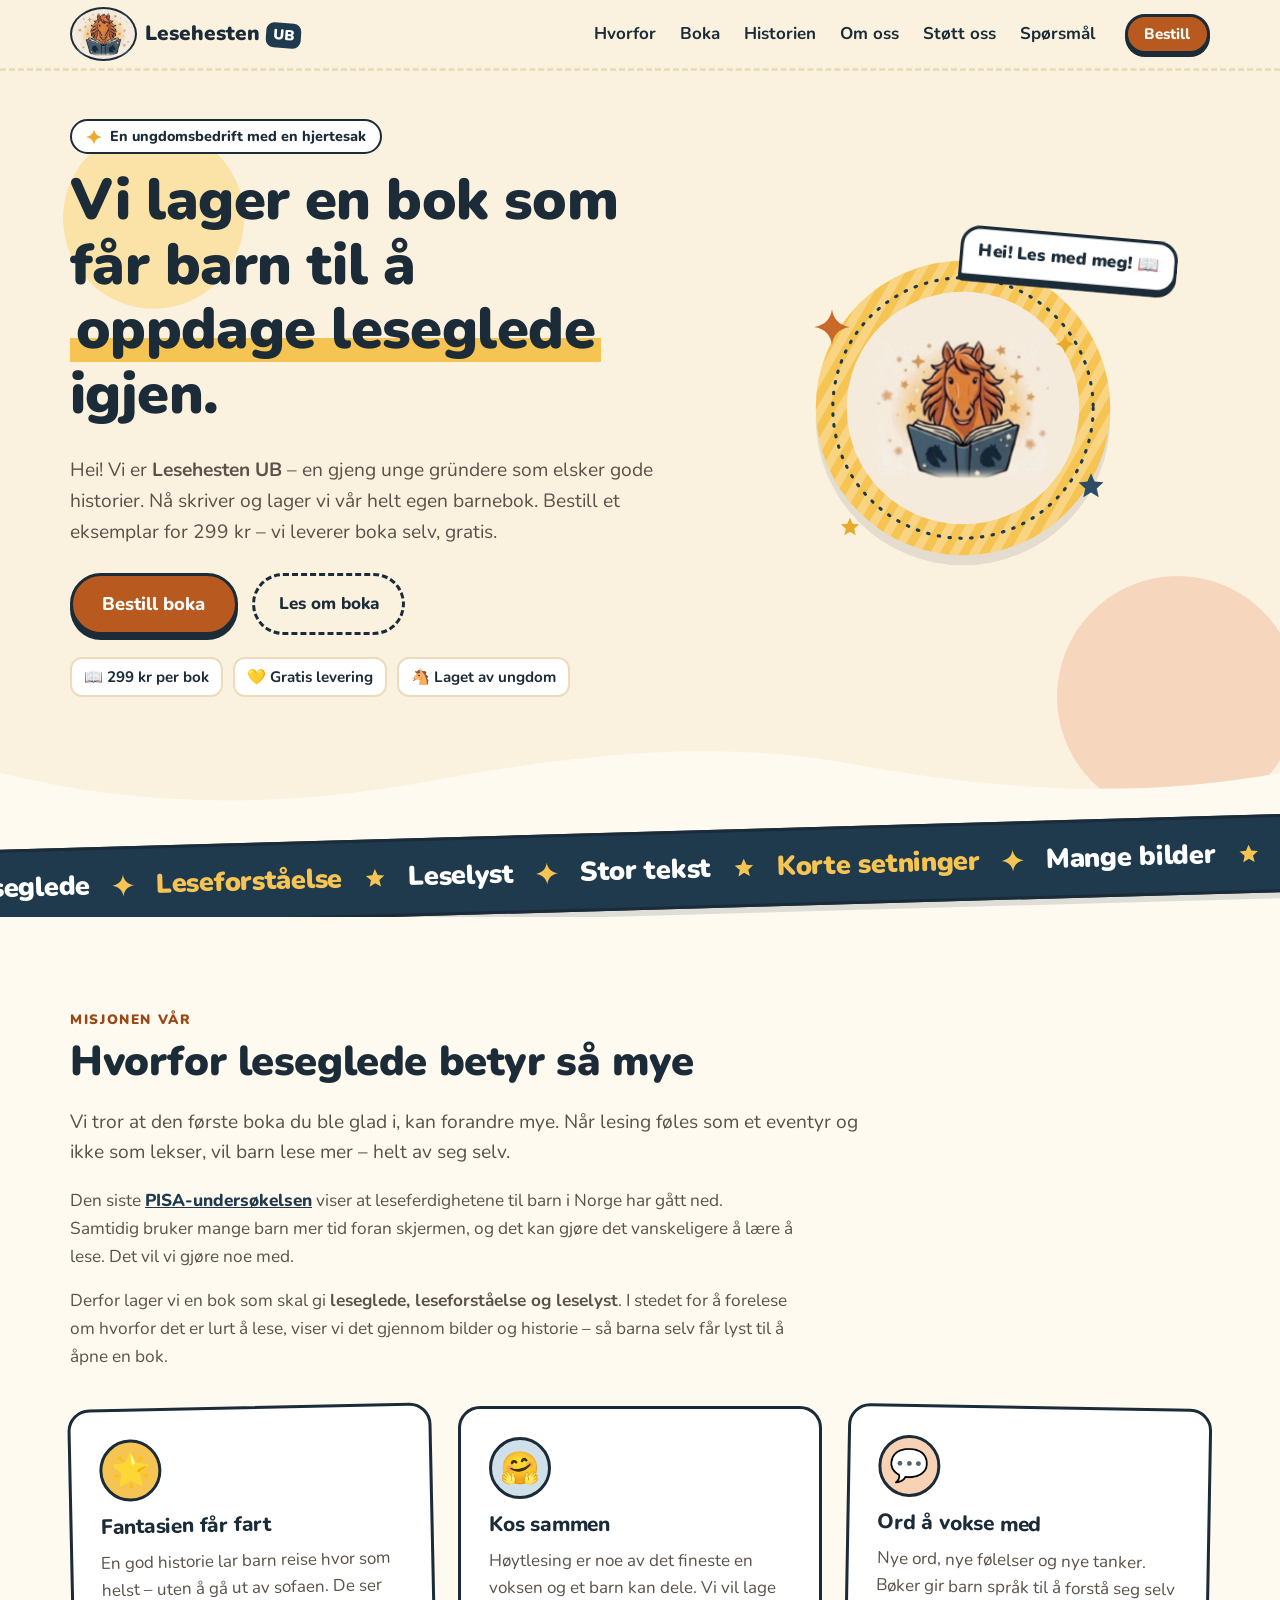
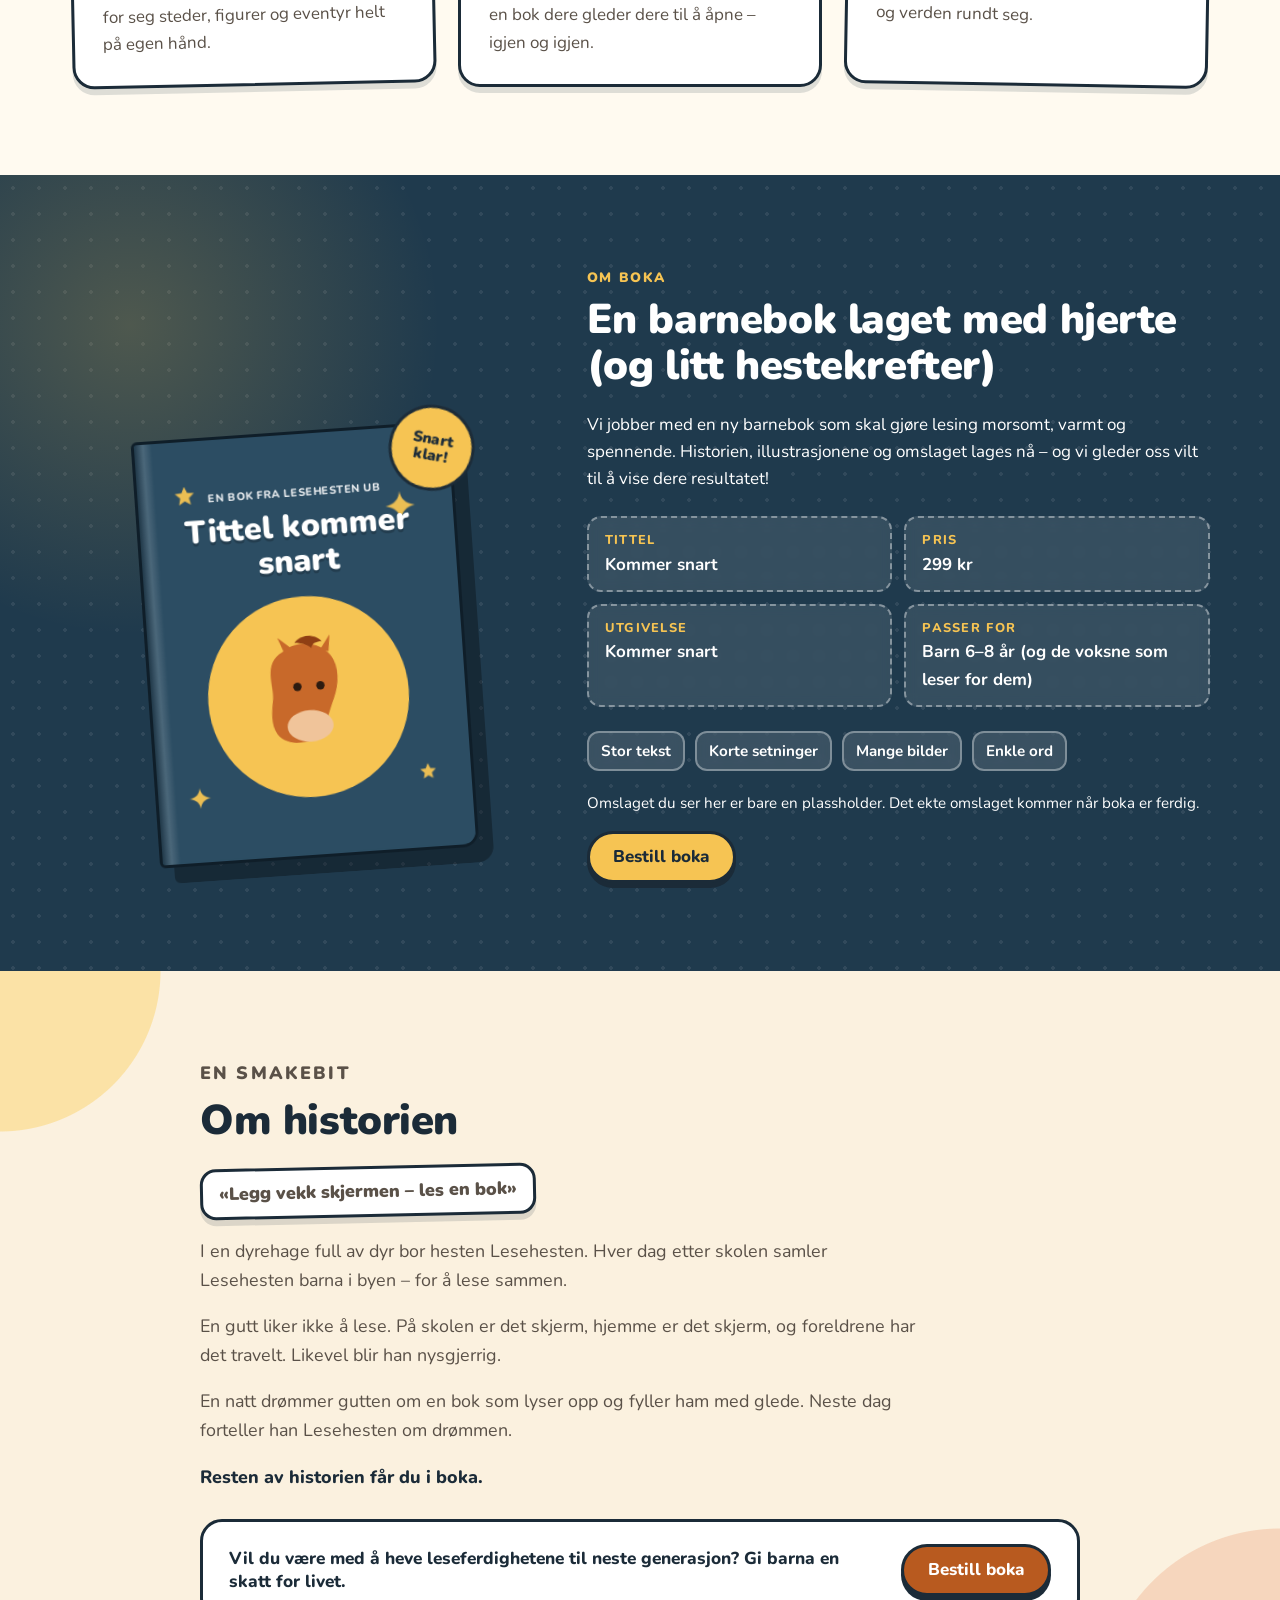
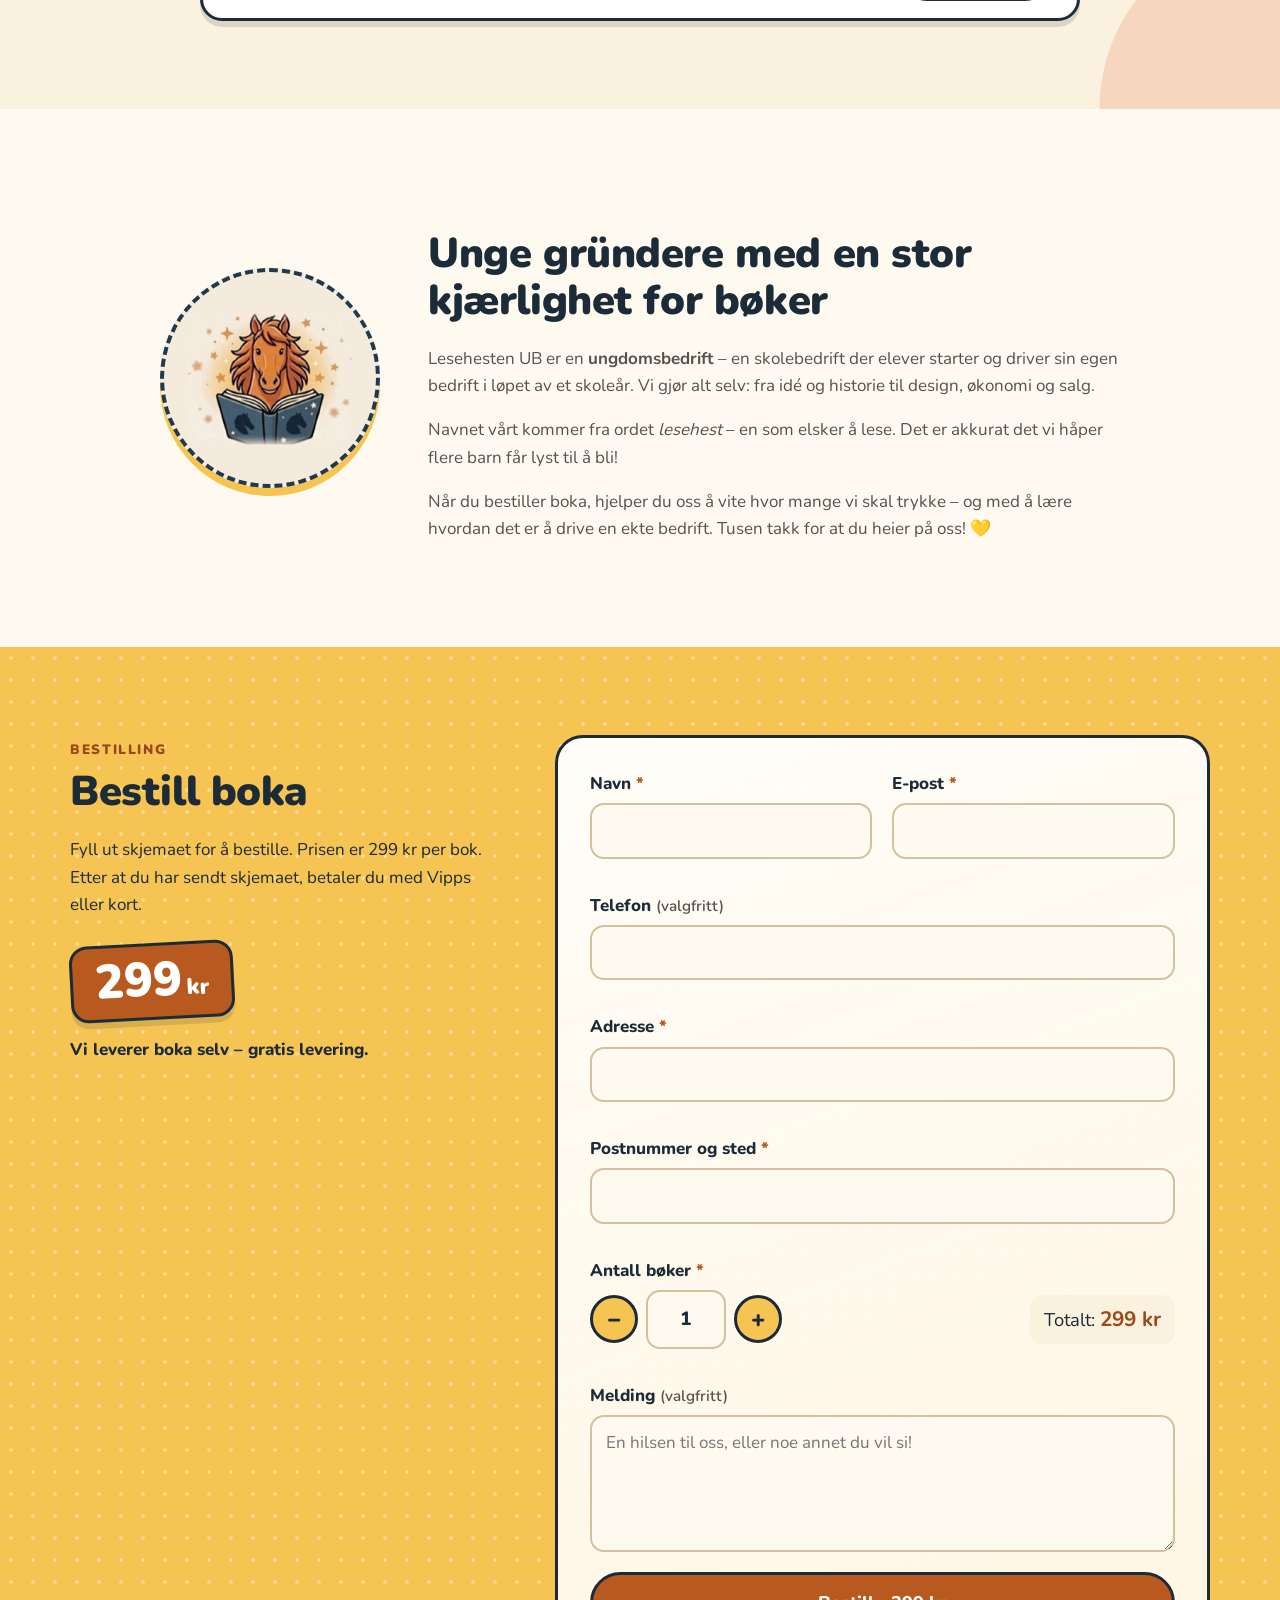
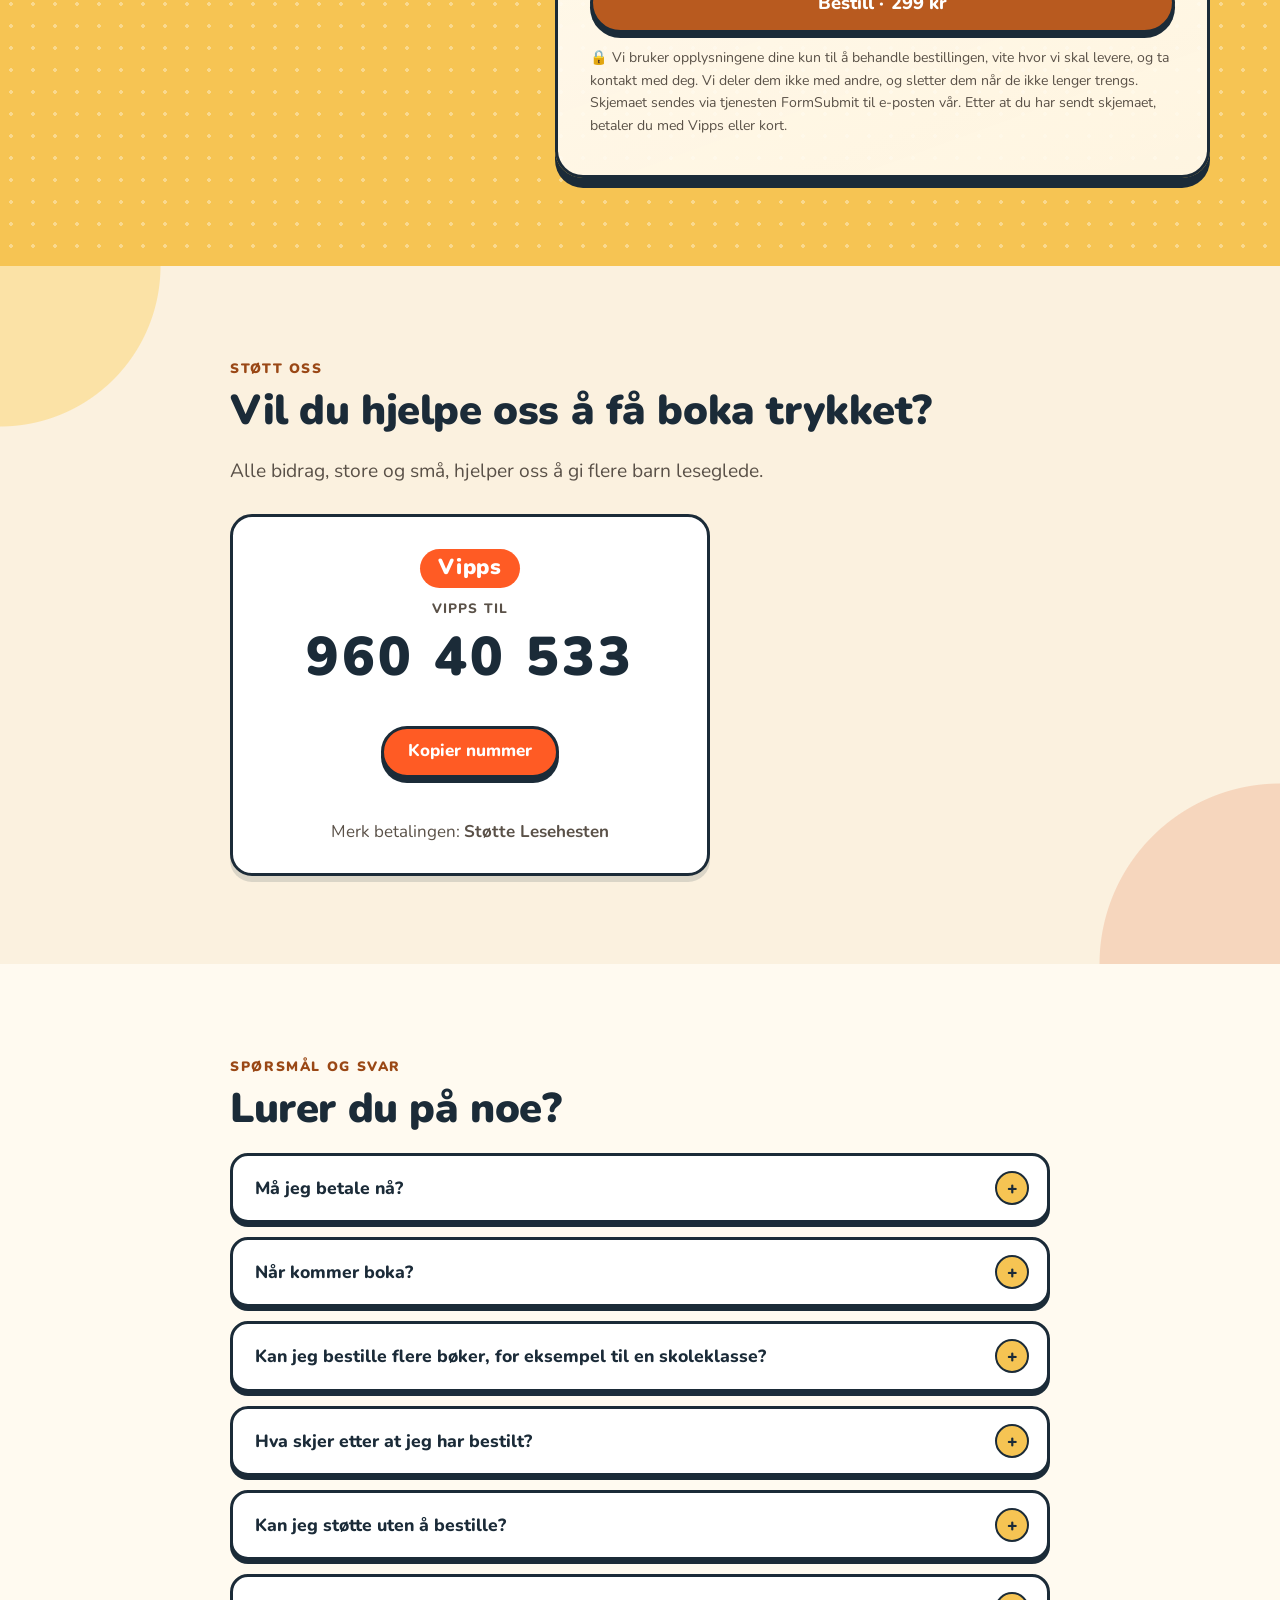
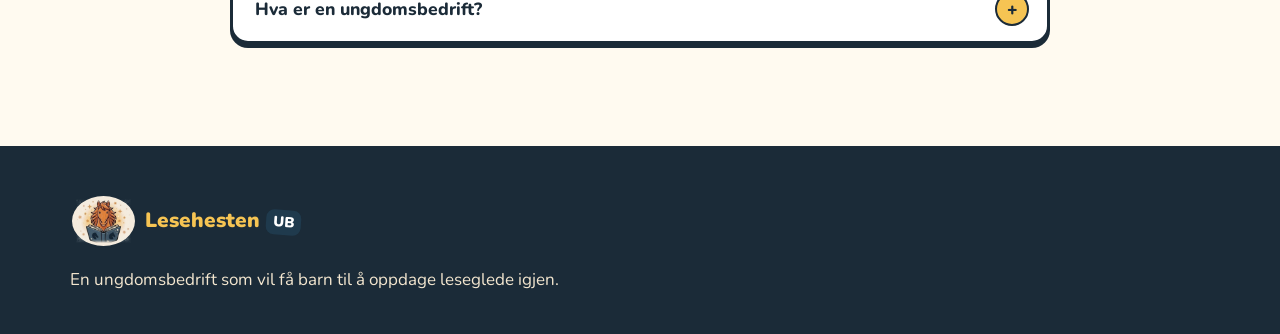
<file: index.html>
<!doctype html>
<html lang="nb">
<head>
<meta charset="utf-8">
<meta name="viewport" content="width=device-width, initial-scale=1">
<title>Lesehesten UB – Bestill barneboka vår</title>
<meta name="description" content="Lesehesten UB er en ungdomsbedrift som lager en barnebok for å hjelpe barn å oppdage leseglede igjen. Bestill boka for 299 kr. Vi leverer boka selv – gratis levering. Etter at du har sendt skjemaet, betaler du med Vipps eller kort.">
<meta property="og:title" content="Lesehesten UB – en barnebok for leseglede">
<meta property="og:description" content="Bestill barneboka vår. 299 kr per bok. Vi leverer boka selv – gratis levering.">
<meta property="og:type" content="website">
<meta name="theme-color" content="#fbf1df">
<link rel="icon" href="assets/favicon-32.png?v=1" sizes="32x32" type="image/png">
<link rel="icon" href="assets/favicon-96.png?v=1" sizes="96x96" type="image/png">
<link rel="apple-touch-icon" href="assets/apple-touch-icon.png?v=2">
<meta property="og:image" content="https://lesehesten.github.io/assets/lesehest-emblem.jpg">
<link rel="stylesheet" href="styles.css?v=11">
<link rel="stylesheet" href="premium.css?v=1">
<script>
  (function () {
    var d = document.documentElement;
    d.classList.add('js');
    var reduce = window.matchMedia('(prefers-reduced-motion: reduce)').matches;
    if (reduce) d.classList.add('reduce');
    var seen = false;
    try { seen = sessionStorage.getItem('lesehest-intro') === '1'; } catch (e) {}
    if (!reduce && !seen) d.classList.add('intro');
  })();
</script>
</head>
<body>
<a class="skip" href="#innhold">Hopp til innhold</a>

<!-- Intro: logo og navn, så blas siden opp -->
<div class="loader" aria-hidden="true">
  <div class="loader__inner">
    <div class="loader__badge"><picture><source srcset="assets/lesehest-emblem.webp?v=2" type="image/webp"><img src="assets/lesehest-emblem.png?v=2" width="176" height="142" alt=""></picture></div>
    <p class="loader__word"><span>Lesehesten</span> <span class="loader__ub">UB</span></p>
    <p class="loader__sub">en barnebok for leseglede</p>
  </div>
  <svg class="loader__spark loader__spark--1"><use href="#sparkle"/></svg>
  <svg class="loader__spark loader__spark--2"><use href="#star"/></svg>
  <svg class="loader__spark loader__spark--3"><use href="#sparkle"/></svg>
</div>

<!-- Gjenbrukbare SVG-figurer -->
<svg width="0" height="0" style="position:absolute" aria-hidden="true" focusable="false">
  <defs>
    <symbol id="star" viewBox="0 0 24 24"><path d="M12 1.8l2.9 6.6 7.1.7-5.4 4.8 1.6 7-6.2-3.7-6.2 3.7 1.6-7L2 9.1l7.1-.7z"/></symbol>
    <symbol id="sparkle" viewBox="0 0 24 24"><path d="M12 0c.8 6.5 4.6 10.9 12 12-7.4 1.1-11.2 5.5-12 12-.8-6.5-4.6-10.9-12-12C7.4 10.9 11.2 6.5 12 0z"/></symbol>
  </defs>
</svg>

<header class="topbar" id="top">
  <div class="wrap topbar__inner">
    <a class="brand" href="#top" aria-label="Lesehesten UB – til toppen">
      <picture><source srcset="assets/lesehest-emblem.webp?v=2" type="image/webp"><img class="brand__mark" src="assets/lesehest-emblem.png?v=2" width="176" height="142" alt="" decoding="async"></picture>
      <span>Lesehesten<span class="brand__ub">UB</span></span>
    </a>
    <nav class="nav" aria-label="Hovedmeny">
      <a href="#hvorfor">Hvorfor</a>
      <a href="#boka">Boka</a>
      <a href="#historien">Historien</a>
      <a href="#oss">Om oss</a>
      <a href="#stott">Støtt oss</a>
      <a href="#faq">Spørsmål</a>
    </nav>
    <a class="btn btn--small btn--primary topbar__cta" href="#bestill">Bestill</a>
  </div>
</header>

<main id="innhold">

<!-- HERO -->
<section class="hero" aria-labelledby="hero-title">
  <canvas class="hero-gl" aria-hidden="true"></canvas>
  <div class="wrap hero__grid">
    <div class="hero__text">
      <p class="tag"><svg aria-hidden="true"><use href="#sparkle"/></svg> En ungdomsbedrift med en hjertesak</p>
      <h1 id="hero-title">Vi lager en bok som får barn til å <span class="squiggle">oppdage leseglede</span> igjen.</h1>
      <p class="lead">Hei! Vi er <strong>Lesehesten UB</strong> – en gjeng unge gründere som elsker gode historier. Nå skriver og lager vi vår helt egen barnebok. Bestill et eksemplar for 299 kr – vi leverer boka selv, gratis.</p>
      <div class="hero__actions">
        <a class="btn btn--primary btn--big" href="#bestill">Bestill boka</a>
        <a class="btn btn--ghost" href="#boka">Les om boka</a>
      </div>
      <ul class="pills" aria-label="Kort fortalt">
        <li>📖 299 kr per bok</li>
        <li>💛 Gratis levering</li>
        <li>🐴 Laget av ungdom</li>
      </ul>
    </div>
    <div class="hero__art">
      <div class="emblem-stage">
        <svg class="emblem-stage__bg" viewBox="0 0 400 400" aria-hidden="true">
          <defs><pattern id="rays" width="22" height="22" patternUnits="userSpaceOnUse" patternTransform="rotate(30)"><rect width="11" height="22" fill="#fff"/></pattern></defs>
          <circle cx="200" cy="200" r="190" fill="#f6c453"/>
          <circle cx="200" cy="200" r="190" fill="url(#rays)" opacity=".28"/>
          <circle cx="200" cy="200" r="150" fill="#f5ebdd"/>
          <circle cx="200" cy="200" r="168" fill="none" stroke="#1f3a4d" stroke-width="4" stroke-dasharray="2 12" stroke-linecap="round"/>
        </svg>
        <div class="emblem-stage__logo">
          <picture><source srcset="assets/lesehest-emblem.webp?v=2" type="image/webp"><img class="emblem" src="assets/lesehest-emblem.png?v=2" width="176" height="142" alt="Lesehesten UB-logoen: en glad hest som leser i en åpen bok, omgitt av gylne stjerner" fetchpriority="high"></picture>
        </div>
        <p class="bubble" aria-hidden="true">Hei! Les med meg! 📖</p>
        <svg class="deco deco--1 twinkle" aria-hidden="true"><use href="#sparkle"/></svg>
        <svg class="deco deco--2 twinkle twinkle--late" aria-hidden="true"><use href="#star"/></svg>
        <svg class="deco deco--3 twinkle" aria-hidden="true"><use href="#star"/></svg>
        <svg class="deco deco--4 twinkle twinkle--late" aria-hidden="true"><use href="#sparkle"/></svg>
      </div>
    </div>
  </div>
  <svg class="wave" viewBox="0 0 1440 80" preserveAspectRatio="none" aria-hidden="true"><path d="M0 40c160 40 320 40 480 10S800 0 960 30s320 40 480 10v40H0z" fill="#fffaf0"/></svg>
</section>

<!-- Løpende bånd med ord fra siden -->
<div class="marquee" aria-hidden="true">
  <div class="marquee__band">
    <div class="marquee__track">
      <span>Leseglede</span><svg><use href="#sparkle"/></svg>
      <span>Leseforståelse</span><svg><use href="#star"/></svg>
      <span>Leselyst</span><svg><use href="#sparkle"/></svg>
      <span>Stor tekst</span><svg><use href="#star"/></svg>
      <span>Korte setninger</span><svg><use href="#sparkle"/></svg>
      <span>Mange bilder</span><svg><use href="#star"/></svg>
      <span>Enkle ord</span><svg><use href="#sparkle"/></svg>
      <span>299 kr per bok</span><svg><use href="#star"/></svg>
      <span>Laget av ungdom</span><svg><use href="#sparkle"/></svg>
      <span>Gratis levering</span><svg><use href="#star"/></svg>
    </div>
  </div>
</div>

<!-- HVORFOR -->
<section class="section section--paper" id="hvorfor" aria-labelledby="hvorfor-title">
  <div class="wrap">
    <p class="kicker">Misjonen vår</p>
    <h2 id="hvorfor-title">Hvorfor leseglede betyr så mye</h2>
    <p class="intro">Vi tror at den første boka du ble glad i, kan forandre mye. Når lesing føles som et eventyr og ikke som lekser, vil barn lese mer – helt av seg selv.</p>
    <p class="mission">Den siste <a href="https://www.udir.no/tall-og-forskning/internasjonale-studier/pisa/" rel="noopener">PISA-undersøkelsen</a> viser at leseferdighetene til barn i Norge har gått ned. Samtidig bruker mange barn mer tid foran skjermen, og det kan gjøre det vanskeligere å lære å lese. Det vil vi gjøre noe med.</p>
    <p class="mission">Derfor lager vi en bok som skal gi <strong>leseglede, leseforståelse og leselyst</strong>. I stedet for å forelese om hvorfor det er lurt å lese, viser vi det gjennom bilder og historie – så barna selv får lyst til å åpne en bok.</p>
    <div class="cards">
      <article class="card card--sun">
        <div class="card__icon" aria-hidden="true">🌟</div>
        <h3>Fantasien får fart</h3>
        <p>En god historie lar barn reise hvor som helst – uten å gå ut av sofaen. De ser for seg steder, figurer og eventyr helt på egen hånd.</p>
      </article>
      <article class="card card--sea">
        <div class="card__icon" aria-hidden="true">🤗</div>
        <h3>Kos sammen</h3>
        <p>Høytlesing er noe av det fineste en voksen og et barn kan dele. Vi vil lage en bok dere gleder dere til å åpne – igjen og igjen.</p>
      </article>
      <article class="card card--berry">
        <div class="card__icon" aria-hidden="true">💬</div>
        <h3>Ord å vokse med</h3>
        <p>Nye ord, nye følelser og nye tanker. Bøker gir barn språk til å forstå seg selv og verden rundt seg.</p>
      </article>
    </div>
  </div>
</section>

<!-- BOKA -->
<section class="section section--sea" id="boka" aria-labelledby="boka-title">
  <div class="wrap book__grid">
    <div class="book__art">
      <div class="cover" role="img" aria-label="Plassholder for bokomslaget: Tittel kommer snart">
        <div class="cover__spine" aria-hidden="true"></div>
        <svg class="cover__svg" viewBox="0 0 300 400" aria-hidden="true">
          <rect width="300" height="400" fill="#2c4d63"/>
          <circle cx="150" cy="250" r="96" fill="#f6c453"/>
          <g fill="#f6c453" opacity=".95">
            <use href="#star" x="34" y="40" width="22" height="22"/>
            <use href="#sparkle" x="236" y="60" width="28" height="28"/>
            <use href="#star" x="250" y="320" width="18" height="18"/>
            <use href="#sparkle" x="30" y="330" width="20" height="20"/>
          </g>
          <!-- liten hestesilhuett -->
          <g transform="translate(108 196)">
            <path d="M20 10c14-12 40-8 48 10 6 14 2 30-4 42-6 14-8 26-18 32-12 6-30 4-36-6-6-10-4-22-2-34 2-12-8-34 12-44z" fill="#c8692a"/>
            <path d="M22 12l-6-16 14 12zM56 10l10-14-2 16z" fill="#c8692a"/>
            <ellipse cx="42" cy="82" rx="22" ry="15" fill="#f0c49a"/>
            <circle cx="32" cy="44" r="4" fill="#2d1b10"/><circle cx="54" cy="44" r="4" fill="#2d1b10"/>
            <path d="M32 2c6-8 20-8 26 0-6 0-10 2-10 6-4-4-10-6-16-6z" fill="#8f3f14"/>
          </g>
        </svg>
        <div class="cover__title">
          <span class="cover__eyebrow">En bok fra Lesehesten UB</span>
          <strong>Tittel kommer snart</strong>
        </div>
        <span class="sticker" aria-hidden="true">Snart<br>klar!</span>
        <span class="cover__glare" aria-hidden="true"></span>
      </div>
    </div>
    <div class="book__text">
      <p class="kicker kicker--light">Om boka</p>
      <h2 id="boka-title">En barnebok laget med hjerte (og litt hestekrefter)</h2>
      <p>Vi jobber med en ny barnebok som skal gjøre lesing morsomt, varmt og spennende. Historien, illustrasjonene og omslaget lages nå – og vi gleder oss vilt til å vise dere resultatet!</p>
      <dl class="facts">
        <div><dt>Tittel</dt><dd>Kommer snart</dd></div>
        <div><dt>Pris</dt><dd>299 kr</dd></div>
        <div><dt>Utgivelse</dt><dd>Kommer snart</dd></div>
        <div><dt>Passer for</dt><dd>Barn 6–8 år (og de voksne som leser for dem)</dd></div>
      </dl>
      <ul class="traits" aria-label="Slik er boka laget">
        <li>Stor tekst</li>
        <li>Korte setninger</li>
        <li>Mange bilder</li>
        <li>Enkle ord</li>
      </ul>
      <p class="note">Omslaget du ser her er bare en plassholder. Det ekte omslaget kommer når boka er ferdig.</p>
      <a class="btn btn--sun" href="#bestill">Bestill boka</a>
    </div>
  </div>
</section>

<!-- HISTORIEN -->
<section class="section section--cream" id="historien" aria-labelledby="historien-title">
  <div class="wrap story">
    <p class="kicker">En smakebit</p>
    <h2 id="historien-title">Om historien</h2>
    <p class="theme">«Legg vekk skjermen – les en bok»</p>
    <p>I en dyrehage full av dyr bor hesten Lesehesten. Hver dag etter skolen samler Lesehesten barna i byen – for å lese sammen.</p>
    <p>En gutt liker ikke å lese. På skolen er det skjerm, hjemme er det skjerm, og foreldrene har det travelt. Likevel blir han nysgjerrig.</p>
    <p>En natt drømmer gutten om en bok som lyser opp og fyller ham med glede. Neste dag forteller han Lesehesten om drømmen.</p>
    <p class="story__more">Resten av historien får du i boka.</p>
    <div class="cta-banner">
      <p>Vil du være med å heve leseferdighetene til neste generasjon? Gi barna en skatt for livet.</p>
      <a class="btn btn--primary" href="#bestill">Bestill boka</a>
    </div>
  </div>
</section>

<!-- OM OSS -->
<section class="section section--paper" id="oss" aria-labelledby="oss-title">
  <div class="wrap about">
    <div class="about__badge" aria-hidden="true"><picture><source srcset="assets/lesehest-emblem.webp?v=2" type="image/webp"><img class="emblem" src="assets/lesehest-emblem.png?v=2" width="176" height="142" alt="" loading="lazy" decoding="async"></picture></div>
    <div>
      <p class="kicker">Om Lesehesten UB</p>
      <h2 id="oss-title">Unge gründere med en stor kjærlighet for bøker</h2>
      <p>Lesehesten UB er en <strong>ungdomsbedrift</strong> – en skolebedrift der elever starter og driver sin egen bedrift i løpet av et skoleår. Vi gjør alt selv: fra idé og historie til design, økonomi og salg.</p>
      <p>Navnet vårt kommer fra ordet <em>lesehest</em> – en som elsker å lese. Det er akkurat det vi håper flere barn får lyst til å bli!</p>
      <p>Når du bestiller boka, hjelper du oss å vite hvor mange vi skal trykke – og med å lære hvordan det er å drive en ekte bedrift. Tusen takk for at du heier på oss! 💛</p>
    </div>
  </div>
</section>

<!-- BESTILL -->
<section class="section section--sun" id="bestill" aria-labelledby="bestill-title">
  <div class="wrap order">
    <div class="order__intro">
      <p class="kicker">Bestilling</p>
      <h2 id="bestill-title">Bestill boka</h2>
      <p>Fyll ut skjemaet for å bestille. Prisen er 299&nbsp;kr per bok. Etter at du har sendt skjemaet, betaler du med Vipps eller kort.</p>
      <div class="price-tag" aria-hidden="true"><span>299</span> kr</div>
      <p class="order__delivery">Vi leverer boka selv – gratis levering.</p>
    </div>

    <form class="form" id="order-form" action="https://formsubmit.co/dennisomundsen@gmail.com" method="POST" novalidate>
      <input type="hidden" name="_subject" value="Ny bestilling – Lesehesten UB">
      <input type="hidden" name="_template" value="table">
      <input type="hidden" name="_captcha" value="true">
      <input type="hidden" name="_next" id="next-url" value="https://lesehesten.github.io/takk.html">
      <input type="hidden" name="Forventet pris" id="total-field" value="299 kr">
      <div class="hp" aria-hidden="true"><label>Ikke fyll ut dette feltet <input type="text" name="_honey" tabindex="-1" autocomplete="off"></label></div>

      <div class="field">
        <label for="navn">Navn <span class="req" aria-hidden="true">*</span></label>
        <input id="navn" name="Navn" type="text" autocomplete="name" required aria-describedby="navn-err">
        <p class="err" id="navn-err" aria-live="polite"></p>
      </div>
      <div class="field">
        <label for="epost">E-post <span class="req" aria-hidden="true">*</span></label>
        <input id="epost" name="email" type="email" autocomplete="email" required aria-describedby="epost-err">
        <p class="err" id="epost-err" aria-live="polite"></p>
      </div>
      <div class="field field--full">
        <label for="tlf">Telefon <span class="opt">(valgfritt)</span></label>
        <input id="tlf" name="Telefon" type="tel" autocomplete="tel" inputmode="tel" aria-describedby="tlf-err">
        <p class="err" id="tlf-err" aria-live="polite"></p>
      </div>
      <div class="field field--full">
        <label for="adresse">Adresse <span class="req" aria-hidden="true">*</span></label>
        <input id="adresse" name="Adresse" type="text" autocomplete="street-address" required aria-describedby="adresse-err">
        <p class="err" id="adresse-err" aria-live="polite"></p>
      </div>
      <div class="field field--full">
        <label for="poststed">Postnummer og sted <span class="req" aria-hidden="true">*</span></label>
        <input id="poststed" name="Postnummer_og_sted" type="text" autocomplete="postal-code" required aria-describedby="poststed-err">
        <p class="err" id="poststed-err" aria-live="polite"></p>
      </div>

      <div class="field field--full">
        <label for="antall">Antall bøker <span class="req" aria-hidden="true">*</span></label>
        <div class="qty">
          <button type="button" class="qty__btn" data-step="-1" aria-label="Færre bøker">−</button>
          <input id="antall" name="Antall" type="number" min="1" max="50" value="1" required inputmode="numeric" aria-describedby="antall-err total">
          <button type="button" class="qty__btn" data-step="1" aria-label="Flere bøker">+</button>
          <p class="total" id="total" aria-live="polite">Totalt: <strong id="total-sum">299 kr</strong></p>
        </div>
        <p class="err" id="antall-err" aria-live="polite"></p>
      </div>

      <div class="field field--full">
        <label for="melding">Melding <span class="opt">(valgfritt)</span></label>
        <textarea id="melding" name="Melding" rows="4" placeholder="En hilsen til oss, eller noe annet du vil si!"></textarea>
      </div>

      <div class="field field--full">
        <button class="btn btn--primary btn--big btn--block" type="submit" id="submit-btn">Bestill · <span id="btn-sum">299 kr</span></button>
        <p class="privacy">🔒 Vi bruker opplysningene dine kun til å behandle bestillingen, vite hvor vi skal levere, og ta kontakt med deg. Vi deler dem ikke med andre, og sletter dem når de ikke lenger trengs. Skjemaet sendes via tjenesten FormSubmit til e-posten vår. Etter at du har sendt skjemaet, betaler du med Vipps eller kort.</p>
      </div>
    </form>
  </div>
</section>


<!-- STØTT OSS -->
<section class="section section--cream" id="stott" aria-labelledby="stott-title">
  <div class="wrap support">
    <p class="kicker">Støtt oss</p>
    <h2 id="stott-title">Vil du hjelpe oss å få boka trykket?</h2>
    <p class="intro">Alle bidrag, store og små, hjelper oss å gi flere barn leseglede.</p>

    <div class="vipps">
      <p class="vipps__mark">Vipps</p>
      <p class="vipps__to">Vipps til</p>
      <p class="vipps__number" id="vipps-number">960 40 533</p>
      <div class="vipps__actions">
        <button type="button" class="btn btn--vipps" id="copy-vipps" data-number="96040533">Kopier nummer</button>
        <a class="btn btn--vipps-open" href="https://vipps.no/" rel="noopener" target="_blank">Åpne Vipps</a>
      </div>
      <p class="vipps__feedback" id="copy-feedback" aria-live="polite"></p>
      <p class="vipps__note">Merk betalingen: <strong>Støtte Lesehesten</strong></p>
    </div>
  </div>
</section>

<!-- FAQ -->
<section class="section section--paper" id="faq" aria-labelledby="faq-title">
  <div class="wrap faq">
    <p class="kicker">Spørsmål og svar</p>
    <h2 id="faq-title">Lurer du på noe?</h2>
    <details>
      <summary>Må jeg betale nå?</summary>
      <p>Ja. Etter at du har sendt skjemaet, betaler du 299 kr per bok med Vipps eller kort. Vipps til 960 40 533, og merk betalingen med navnet ditt. Bestillingen er bekreftet når vi har mottatt betalingen.</p>
    </details>
    <details>
      <summary>Når kommer boka?</summary>
      <p>Vi jobber med boka akkurat nå, og utgivelsesdato kommer snart. Når boka er klar, tar vi kontakt med deg.</p>
    </details>
    <details>
      <summary>Kan jeg bestille flere bøker, for eksempel til en skoleklasse?</summary>
      <p>Så klart! Velg antall i skjemaet, eller skriv i meldingsfeltet hvis du vil ha mange.</p>
    </details>
    <details>
      <summary>Hva skjer etter at jeg har bestilt?</summary>
      <p>Etter at du har sendt skjemaet, får du beskjed om å betale med Vipps eller kort. Vipps til 960 40 533, og merk betalingen med navnet ditt. Bestillingen er bekreftet når vi har mottatt betalingen.</p>
    </details>
    <details>
      <summary>Kan jeg støtte uten å bestille?</summary>
      <p>Ja! Du trenger ikke bestille boka for å støtte oss. Du kan sende et valgfritt beløp med Vipps til 960 40 533. Merk gjerne betalingen med «Støtte Lesehesten».</p>
    </details>
    <details>
      <summary>Hva er en ungdomsbedrift?</summary>
      <p>En ungdomsbedrift (UB) er en bedrift som elever starter og driver selv som en del av skolen, for å lære om entreprenørskap. Du kan lese mer hos <a href="https://www.ue.no/" rel="noopener">Ungt Entreprenørskap</a>.</p>
    </details>
  </div>
</section>

</main>

<footer class="footer">
  <div class="wrap footer__inner">
    <div>
      <a class="brand brand--light" href="#top"><picture><source srcset="assets/lesehest-emblem.webp?v=2" type="image/webp"><img class="brand__mark" src="assets/lesehest-emblem.png?v=2" width="176" height="142" alt="" decoding="async"></picture><span>Lesehesten<span class="brand__ub">UB</span></span></a>
      <p>En ungdomsbedrift som vil få barn til å oppdage leseglede igjen.</p>
    </div>
    <p class="footer__small">© <span id="year">2026</span> Lesehesten UB · Logo og illustrasjoner: Lesehesten UB.<br><a href="#top">Til toppen ↑</a></p>
  </div>
</footer>

<!-- Fast bestillingsknapp på mobil -->
<div class="sticky-cta" id="sticky-cta">
  <span class="sticky-cta__price"><strong>299 kr</strong><small>Gratis levering</small></span>
  <a class="btn btn--primary" href="#bestill">Bestill</a>
</div>

<script src="app.js?v=9" defer></script>
<script src="assets/lenis.min.js" defer></script>
<script src="premium.js?v=1" defer></script>
</body>
</html>
</file>
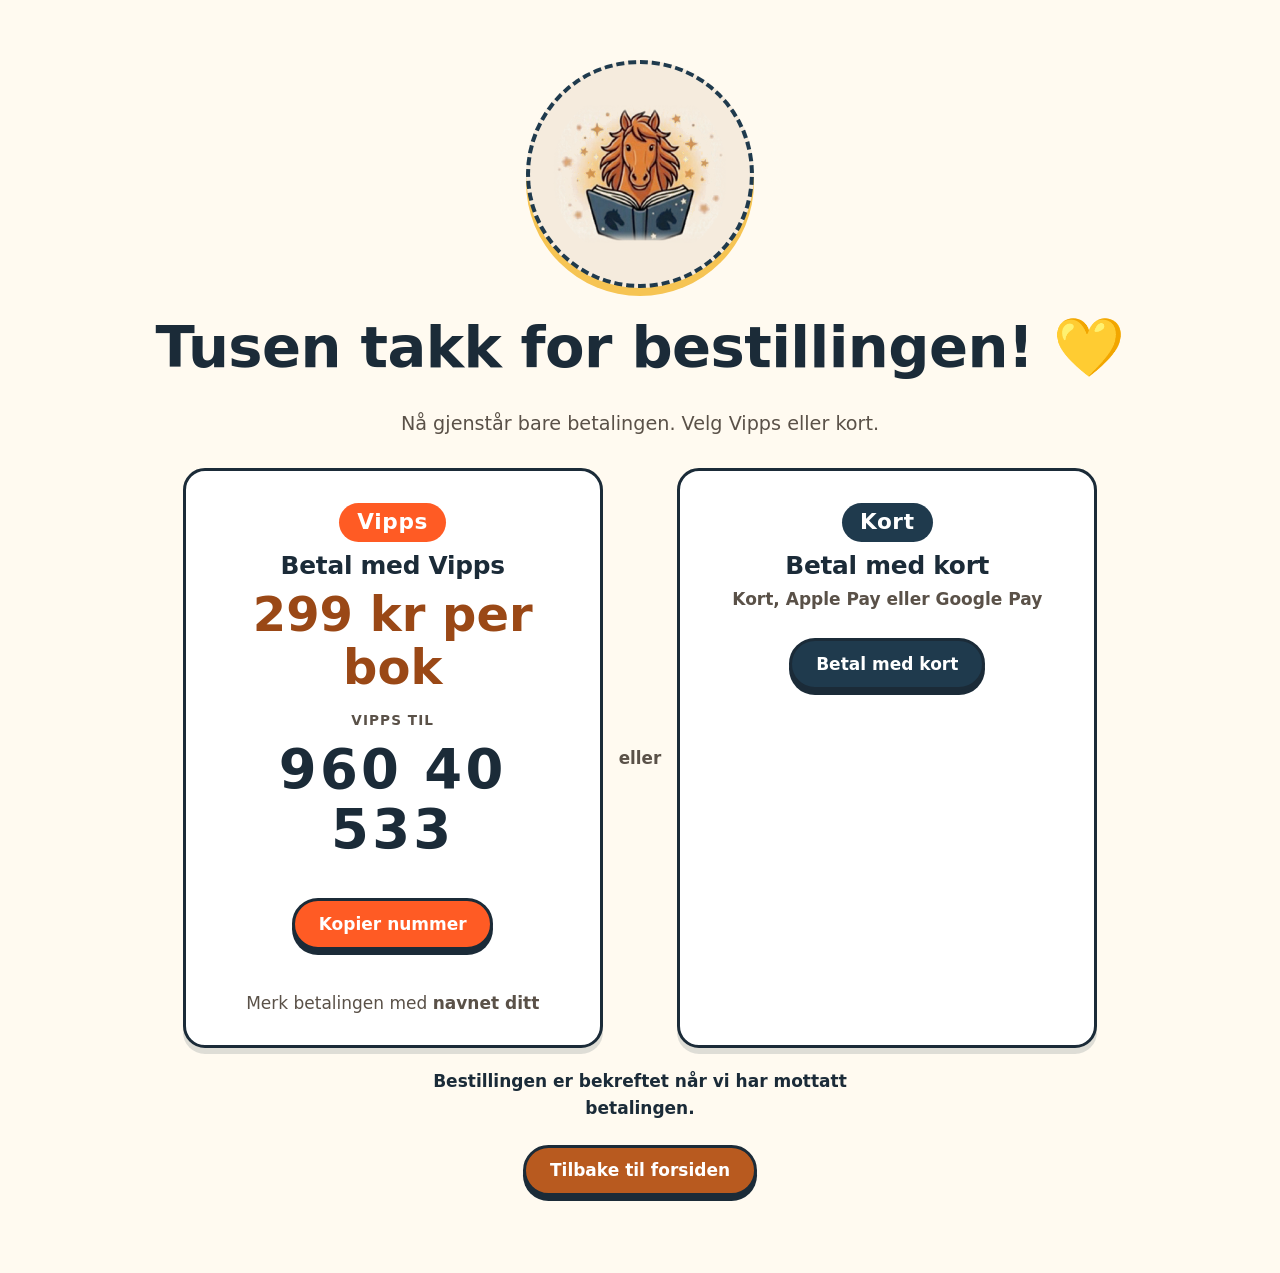
<file: takk.html>
<!doctype html>
<html lang="nb">
<head>
<meta charset="utf-8">
<meta name="viewport" content="width=device-width, initial-scale=1">
<title>Takk for bestillingen! – Lesehesten UB</title>
<meta name="robots" content="noindex">
<link rel="icon" href="assets/favicon-32.png?v=1" sizes="32x32" type="image/png">
<link rel="apple-touch-icon" href="assets/apple-touch-icon.png?v=2">
<link rel="stylesheet" href="styles.css?v=11">
</head>
<body>
<!-- Gjenbrukbare SVG-figurer -->
<svg width="0" height="0" style="position:absolute" aria-hidden="true" focusable="false">
  <defs>
    <symbol id="star" viewBox="0 0 24 24"><path d="M12 1.8l2.9 6.6 7.1.7-5.4 4.8 1.6 7-6.2-3.7-6.2 3.7 1.6-7L2 9.1l7.1-.7z"/></symbol>
    <symbol id="sparkle" viewBox="0 0 24 24"><path d="M12 0c.8 6.5 4.6 10.9 12 12-7.4 1.1-11.2 5.5-12 12-.8-6.5-4.6-10.9-12-12C7.4 10.9 11.2 6.5 12 0z"/></symbol>
  </defs>
</svg>
<main class="thanks section--paper" id="innhold">
  <div class="wrap">
    <picture><source srcset="assets/lesehest-emblem.webp?v=2" type="image/webp"><img class="emblem emblem--thanks" src="assets/lesehest-emblem.png?v=2" width="176" height="142" alt="Lesehesten UB-logoen: en hest som leser i en bok"></picture>

    <h1>Tusen takk for bestillingen! 💛</h1>
    <p class="lead" style="margin-inline:auto">Nå gjenstår bare betalingen. Velg Vipps eller kort.</p>

    <div class="pay-options">
      <div class="vipps vipps--pay">
        <p class="vipps__mark">Vipps</p>
        <h2>Betal med Vipps</h2>
        <p class="vipps__amount" id="pay-amount">299 kr per bok</p>
        <p class="vipps__to">Vipps til</p>
        <p class="vipps__number" id="vipps-number">960 40 533</p>
        <div class="vipps__actions">
          <button type="button" class="btn btn--vipps" id="copy-vipps" data-number="96040533">Kopier nummer</button>
          <a class="btn btn--vipps-open" href="https://vipps.no/" rel="noopener" target="_blank">Åpne Vipps</a>
        </div>
        <p class="vipps__feedback" id="copy-feedback" aria-live="polite"></p>
        <p class="vipps__note">Merk betalingen med <strong>navnet ditt</strong></p>
      </div>

      <p class="pay-or">eller</p>

      <div class="vipps pay-card">
        <p class="pay-card__mark">Kort</p>
        <h2>Betal med kort</h2>
        <p class="pay-card__sub">Kort, Apple Pay eller Google Pay</p>
        <p class="pay-card__actions">
          <a class="btn btn--card" href="https://buy.stripe.com/4gM9AT7Kvdcl6t6fNj8Vi00" target="_blank" rel="noopener">Betal med kort</a>
        </p>
        <p class="pay-card__note" id="card-qty-note" hidden></p>
      </div>
    </div>

    <p class="thanks__confirm">Bestillingen er bekreftet når vi har mottatt betalingen.</p>
    <p><a class="btn btn--primary" href="./">Tilbake til forsiden</a></p>
  </div>
</main>
<script src="app.js?v=9" defer></script>
</body>
</html>
</file>
<file: styles.css>
:root{
  --paper:#fffaf0; --cream:#fbf1df; --sun:#f6c453; --sun-d:#e9a92a;
  --berry:#b85a1f; --berry-d:#9a4816; --chestnut:#c8692a; --sea:#1f3a4d; --sea-d:#152a38; --slate:#2c4d63;
  --ink:#1b2b38; --muted:#5a5148; --line:#ecdcbc;
  --radius:22px; --shadow:0 6px 0 rgba(27,43,56,.14);
  --font:ui-rounded,"SF Pro Rounded","Nunito","Varela Round","Segoe UI",system-ui,-apple-system,Roboto,sans-serif;
}
*{box-sizing:border-box}
html{scroll-behavior:smooth;scroll-padding-top:84px}
@media (prefers-reduced-motion:reduce){html{scroll-behavior:auto}*{animation:none!important;transition:none!important}}
body{margin:0;font-family:var(--font);color:var(--ink);background:var(--cream);line-height:1.6;font-size:1.0625rem;-webkit-font-smoothing:antialiased}
img,svg{max-width:100%}
a{color:var(--sea)}
h1,h2,h3{line-height:1.12;margin:0 0 .5em;letter-spacing:-.01em}
h1{font-size:clamp(2.1rem,5vw,3.6rem);font-weight:900}
h2{font-size:clamp(1.7rem,3.6vw,2.6rem);font-weight:900}
h3{font-size:1.3rem;font-weight:800}
p{margin:0 0 1em}
.wrap{width:min(1140px,100% - 40px);margin-inline:auto}
.skip{position:absolute;left:-999px;top:8px;background:var(--ink);color:#fff;padding:10px 16px;border-radius:10px;z-index:100}
.skip:focus{left:8px}
:focus-visible{outline:3px solid var(--sea);outline-offset:3px;border-radius:6px}

/* knapper */
.btn{display:inline-flex;align-items:center;justify-content:center;gap:.4em;font:inherit;font-weight:800;text-decoration:none;border:3px solid var(--ink);border-radius:999px;padding:.75em 1.4em;cursor:pointer;transition:transform .15s,box-shadow .15s;box-shadow:0 5px 0 var(--ink);color:var(--ink);background:#fff;line-height:1.2}
.btn:hover{transform:translateY(-2px);box-shadow:0 7px 0 var(--ink)}
.btn:active{transform:translateY(3px);box-shadow:0 2px 0 var(--ink)}
.btn--primary{background:var(--berry);color:#fff}
.btn--sun{background:var(--sun)}
.btn--ghost{background:transparent;box-shadow:none;border-style:dashed}
.btn--ghost:hover{box-shadow:none;background:#fff8}
.btn--big{font-size:1.15rem;padding:.9em 1.6em}
.btn--small{padding:.5em 1.1em;font-size:.95rem;box-shadow:0 3px 0 var(--ink)}
.btn--block{width:100%}

/* topbar */
.topbar{position:sticky;top:0;z-index:50;background:rgba(251,241,223,.93);backdrop-filter:blur(8px);border-bottom:3px dashed var(--line)}
.topbar__inner{display:flex;align-items:center;gap:20px;height:68px}
.brand{display:inline-flex;align-items:center;gap:8px;font-weight:900;font-size:1.3rem;color:var(--ink);text-decoration:none}
.brand__mark{display:block;height:46px;width:auto}
.brand picture{display:block;background:#f5ebdd;border-radius:50%;padding:2px 3px;border:2px solid var(--ink)}
.brand__ub{display:inline-block;margin-left:6px;background:var(--sea);color:#fff;font-size:.7em;padding:1px 7px;border-radius:8px;transform:rotate(4deg)}
.nav{display:flex;gap:4px;margin-left:auto}
.nav a{color:var(--ink);text-decoration:none;font-weight:700;padding:6px 10px;border-radius:999px}
.nav a:hover{background:#fff}
@media (max-width:820px){.nav{display:none}.topbar__cta{margin-left:auto}}

/* hero */
.hero{position:relative;padding:48px 0 110px;overflow:hidden;background:
  radial-gradient(circle at 12% 20%,#fbe2a6 0 90px,transparent 91px),
  radial-gradient(circle at 92% 85%,#f6d6bd 0 120px,transparent 121px),var(--cream)}
.hero__grid{display:grid;grid-template-columns:1.1fr .9fr;gap:40px;align-items:center}
.tag{display:inline-flex;align-items:center;gap:8px;background:#fff;border:2px solid var(--ink);border-radius:999px;padding:4px 14px;font-weight:800;font-size:.9rem}
.tag svg{width:16px;height:16px;fill:var(--sun-d)}
.squiggle{background:linear-gradient(transparent 62%,var(--sun) 62% 92%,transparent 92%);padding:0 .1em}
.lead{font-size:1.2rem;color:var(--muted);max-width:36em}
.hero__actions{display:flex;flex-wrap:wrap;gap:14px;margin:26px 0 22px}
.pills{display:flex;flex-wrap:wrap;gap:10px;list-style:none;padding:0;margin:0}
.pills li{background:#fff;border:2px solid var(--line);border-radius:12px;padding:6px 12px;font-weight:700;font-size:.95rem}
.hero__art{position:relative}
.emblem-stage{position:relative;width:min(310px,100%);aspect-ratio:1;margin-inline:auto}
.emblem-stage__bg{position:absolute;inset:0;width:100%;height:100%;filter:drop-shadow(0 10px 0 rgba(27,43,56,.1))}
.emblem-stage__logo{position:absolute;inset:0;display:grid;place-items:center}
.emblem{display:block;width:176px;max-width:100%;height:auto}
.emblem-stage .emblem{animation:float 5s ease-in-out infinite}
@keyframes float{0%,100%{transform:translateY(0) rotate(0)}50%{transform:translateY(-6px) rotate(-1.5deg)}}
.bubble{position:absolute;top:-2%;right:-14%;margin:0;background:#fff;border:3px solid var(--ink);border-radius:18px 18px 18px 4px;padding:8px 14px;font-weight:900;font-size:1rem;box-shadow:0 4px 0 var(--ink);transform:rotate(5deg);white-space:nowrap}
.deco{position:absolute;width:30px;height:30px;fill:var(--sun-d)}
.deco--1{left:2%;top:18%;width:36px;height:36px;fill:var(--chestnut)}
.deco--2{right:4%;bottom:20%;fill:var(--slate)}
.deco--3{left:10%;bottom:8%;width:22px;height:22px}
.deco--4{right:14%;top:26%;width:20px;height:20px;fill:var(--sun-d)}
.twinkle{animation:tw 3s ease-in-out infinite;transform-box:fill-box;transform-origin:center}
.twinkle--late{animation-delay:1.5s}
@keyframes tw{0%,100%{opacity:1}50%{opacity:.35}}
.wave{position:absolute;left:0;right:0;bottom:-1px;width:100%;height:70px;display:block}

/* seksjoner */
.section{padding:88px 0}
.section--paper{background:var(--paper)}
.section--sea{background:var(--sea);color:#fff;background-image:radial-gradient(rgba(255,255,255,.08) 2px,transparent 2px);background-size:26px 26px}
.section--sun{background:var(--sun);background-image:radial-gradient(rgba(255,255,255,.35) 2px,transparent 2px);background-size:22px 22px}
.kicker{display:inline-block;font-weight:900;text-transform:uppercase;letter-spacing:.12em;font-size:.85rem;color:var(--berry-d);margin-bottom:.6em}
.kicker--light{color:var(--sun)}
.intro{font-size:1.2rem;max-width:42em;color:var(--muted)}

.cards{display:grid;grid-template-columns:repeat(3,1fr);gap:24px;margin-top:36px}
.card{background:#fff;border:3px solid var(--ink);border-radius:var(--radius);padding:28px;box-shadow:var(--shadow);transition:transform .2s}
.card:nth-child(1){transform:rotate(-1.2deg)}
.card:nth-child(3){transform:rotate(1deg)}
.card:hover{transform:rotate(0) translateY(-4px)}
.card__icon{font-size:2rem;width:62px;height:62px;display:grid;place-items:center;border-radius:50%;margin-bottom:14px;border:3px solid var(--ink)}
.card--sun .card__icon{background:var(--sun)}
.card--sea .card__icon{background:#cfe0ea}
.card--berry .card__icon{background:#f7d2b4}
.card p{margin:0;color:var(--muted)}

/* bok */
.book__grid{display:grid;grid-template-columns:.85fr 1.15fr;gap:56px;align-items:center}
.cover{position:relative;width:min(320px,80%);aspect-ratio:3/4;margin-inline:auto;border-radius:6px 16px 16px 6px;overflow:visible;transform:rotate(-4deg);box-shadow:14px 16px 0 rgba(0,0,0,.3);border:3px solid #0f1e29;background:var(--slate)}
.cover__svg{display:block;width:100%;height:100%;border-radius:4px 13px 13px 4px}
.cover__spine{position:absolute;left:0;top:0;bottom:0;width:18px;background:linear-gradient(90deg,rgba(0,0,0,.25),rgba(255,255,255,.15),transparent);z-index:2;border-radius:4px 0 0 4px}
.cover__title{position:absolute;left:0;right:0;top:12%;text-align:center;color:#fff;padding:0 22px}
.cover__eyebrow{display:block;font-size:.68rem;font-weight:800;letter-spacing:.05em;text-transform:uppercase;opacity:.9}
.cover__title strong{display:block;font-size:clamp(1.5rem,3vw,2rem);line-height:1.1;font-weight:900;margin-top:6px;text-shadow:0 3px 0 rgba(0,0,0,.2)}
.sticker{position:absolute;right:-26px;top:-20px;width:86px;height:86px;border-radius:50%;background:var(--sun);color:var(--ink);border:3px solid var(--ink);display:grid;place-items:center;text-align:center;font-weight:900;line-height:1.05;transform:rotate(14deg);font-size:.95rem}
.facts{display:grid;grid-template-columns:repeat(2,1fr);gap:12px;margin:24px 0}
.facts div{background:rgba(255,255,255,.1);border:2px dashed rgba(255,255,255,.4);border-radius:14px;padding:12px 16px}
.facts dt{font-size:.8rem;text-transform:uppercase;letter-spacing:.1em;font-weight:800;color:var(--sun)}
.facts dd{margin:0;font-weight:700}
.note{font-size:.95rem;opacity:.85}
.traits{display:flex;flex-wrap:wrap;gap:10px;list-style:none;padding:0;margin:0 0 1.2em}
.traits li{background:rgba(255,255,255,.12);border:2px solid rgba(255,255,255,.35);border-radius:12px;padding:6px 12px;font-weight:700;font-size:.95rem}

/* misjon */
.mission{font-size:1.08rem;max-width:42em;color:var(--muted)}
.mission a{font-weight:800}

/* historien */
.section--cream{background:
  radial-gradient(circle at 0 0,#fbe2a6 0 160px,transparent 161px),
  radial-gradient(circle at 100% 100%,#f6d6bd 0 180px,transparent 181px),var(--cream)}
.story{max-width:880px}
.theme{display:inline-block;font-weight:900;font-size:1.12rem;background:#fff;border:3px solid var(--ink);border-radius:16px;padding:8px 16px;margin:0 0 1.15em;box-shadow:var(--shadow);transform:rotate(-1.2deg);color:var(--ink)}
.story p{color:var(--muted);font-size:1.12rem;max-width:40em}
.story__more{font-weight:800;color:var(--ink)!important}
.cta-banner{display:flex;flex-wrap:wrap;align-items:center;justify-content:space-between;gap:18px 24px;margin-top:28px;background:#fff;border:3px solid var(--ink);border-radius:var(--radius);padding:22px 26px;box-shadow:var(--shadow)}
.cta-banner p{margin:0;font-weight:800;font-size:1.08rem;color:var(--ink);flex:1 1 16em;line-height:1.35}
.cta-banner .btn{flex:none}

/* om oss */
.about{display:grid;grid-template-columns:220px 1fr;gap:48px;align-items:center;max-width:960px}
.about__badge{width:220px;height:220px;border-radius:50%;background:#f5ebdd;border:4px dashed var(--sea);display:grid;place-items:center;box-shadow:0 8px 0 var(--sun)}
.about p{color:var(--muted)}

/* bestilling */
.order{display:grid;grid-template-columns:.8fr 1.2fr;gap:48px;align-items:start}
.order__intro{position:sticky;top:100px}
.price-tag{display:inline-flex;align-items:baseline;gap:4px;background:var(--berry);color:#fff;border:3px solid var(--ink);border-radius:18px;padding:10px 22px;font-weight:900;font-size:1.4rem;transform:rotate(-3deg);box-shadow:var(--shadow);margin-top:8px}
.price-tag span{font-size:3rem;line-height:1}
.order__delivery{margin:16px 0 0;font-weight:800}
.form{background:#fff;border:3px solid var(--ink);border-radius:28px;padding:32px;box-shadow:0 10px 0 var(--ink);display:grid;grid-template-columns:1fr 1fr;gap:6px 20px}
.field{margin:0 0 6px;min-width:0}
.field--full{grid-column:1/-1}
label,legend{display:block;font-weight:800;margin-bottom:6px}
.req{color:var(--berry)}
.opt{font-weight:600;color:var(--muted);font-size:.9em}
input[type=text],input[type=email],input[type=tel],input[type=number],textarea{width:100%;font:inherit;padding:12px 14px;border:2.5px solid #d3c09c;border-radius:14px;background:var(--paper);color:var(--ink);transition:border-color .15s,box-shadow .15s}
input:focus,textarea:focus{outline:none;border-color:var(--sea);box-shadow:0 0 0 4px rgba(31,58,77,.2)}
.invalid input,input[aria-invalid=true]{border-color:var(--berry);background:#fdf0e8}
.err{color:var(--berry-d);font-weight:700;font-size:.9rem;margin:4px 0 0;min-height:1.2em}
.qty{display:flex;align-items:center;gap:8px;flex-wrap:wrap}
.qty input{width:80px;text-align:center;font-weight:800;font-size:1.2rem;-moz-appearance:textfield}
.qty input::-webkit-inner-spin-button,.qty input::-webkit-outer-spin-button{-webkit-appearance:none;margin:0}
.qty__btn{width:48px;height:48px;border-radius:50%;border:3px solid var(--ink);background:var(--sun);font:inherit;font-size:1.5rem;font-weight:900;cursor:pointer;line-height:1;color:var(--ink)}
.qty__btn:hover{background:var(--sun-d)}
.total{margin:0 0 0 auto;font-size:1.15rem;background:var(--cream);border-radius:12px;padding:8px 14px}
.total strong{color:var(--berry-d);font-size:1.3rem}
.privacy{font-size:.88rem;color:var(--muted);margin:14px 0 0}
.hp{position:absolute;left:-9999px;width:1px;height:1px;overflow:hidden}

/* støtt oss / vipps */
.support{max-width:820px}
.vipps{background:#fff;border:3px solid var(--ink);border-radius:var(--radius);padding:32px 36px 28px;box-shadow:var(--shadow);max-width:480px;text-align:center;margin-top:28px}
.vipps__mark{display:inline-block;margin:0 0 10px;background:#ff5b24;color:#fff;font-weight:900;font-size:1.35rem;letter-spacing:.03em;line-height:1;padding:8px 18px 9px;border-radius:999px}
.vipps__to{margin:0;font-weight:800;text-transform:uppercase;letter-spacing:.08em;font-size:.85rem;color:var(--muted)}
.vipps__number{margin:.15em 0 .7em;font-size:clamp(2.3rem,7vw,3.4rem);font-weight:900;letter-spacing:.06em;line-height:1.1;color:var(--ink);font-variant-numeric:tabular-nums}
.vipps__actions{display:flex;flex-wrap:wrap;justify-content:center;gap:12px}
.btn--vipps{background:#ff5b24;color:#fff;border-color:var(--ink)}
.btn--vipps:hover{background:#e04e1c}
.btn--vipps-open{display:none;background:#fff;color:var(--ink)}
.vipps__feedback{min-height:1.3em;margin:10px 0 0;font-weight:800;color:#1a7a3a}
.vipps__note{margin:8px 0 0;color:var(--muted)}

/* faq */
.faq{max-width:820px}
details{background:#fff;border:3px solid var(--ink);border-radius:18px;margin:14px 0;box-shadow:0 4px 0 var(--ink);overflow:hidden}
summary{cursor:pointer;font-weight:800;font-size:1.1rem;padding:18px 56px 18px 22px;position:relative;list-style:none}
summary::-webkit-details-marker{display:none}
summary::after{content:"+";position:absolute;right:18px;top:50%;transform:translateY(-50%);width:30px;height:30px;border-radius:50%;background:var(--sun);display:grid;place-items:center;font-weight:900;border:2px solid var(--ink);transition:transform .2s}
details[open] summary::after{content:"–";background:var(--berry);color:#fff}
details p{padding:0 22px 18px;margin:0;color:var(--muted)}

/* footer */
.footer{background:var(--ink);color:#f3e6cf;padding:48px 0 40px}
.footer__inner{display:flex;justify-content:space-between;gap:24px;flex-wrap:wrap;align-items:flex-end}
.brand--light{color:#fff}
.footer p{margin:.6em 0 0}
.footer a{color:var(--sun)}
.footer__small{font-size:.9rem;opacity:.85;text-align:right}

/* fast CTA mobil */
.sticky-cta{display:none}
@media (max-width:820px){
  .btn--vipps-open{display:inline-flex}
  .vipps{padding:26px 20px 22px}
  .vipps__actions .btn{width:100%}
  .sticky-cta{display:flex;position:fixed;left:12px;right:12px;bottom:12px;z-index:60;align-items:center;justify-content:space-between;gap:12px;background:#fff;border:3px solid var(--ink);border-radius:20px;padding:10px 10px 10px 18px;box-shadow:0 6px 0 var(--ink);transition:transform .25s,opacity .25s}
  .sticky-cta.is-hidden{transform:translateY(140%);opacity:0;pointer-events:none}
  .sticky-cta__price{display:flex;flex-direction:column;line-height:1.15}
  .sticky-cta__price strong{font-size:1.25rem}
  .sticky-cta__price small{color:var(--muted);font-weight:700}
  .topbar__cta{display:none}
  body{padding-bottom:90px}
  .hero__grid,.book__grid,.order,.about{grid-template-columns:1fr}
  .hero{padding:28px 0 90px}
  .hero__art{order:-1;width:100%;max-width:290px;margin-inline:auto}
  .bubble{font-size:.85rem;right:0}
  .cards{grid-template-columns:1fr}
  .card:nth-child(n){transform:none}
  .order__intro{position:static}
  .about__badge{width:200px;height:200px;margin-inline:auto}
  .section{padding:64px 0}
}
@media (max-width:560px){
  .cta-banner{padding:18px 16px}
  .cta-banner .btn{width:100%}
  .form{grid-template-columns:1fr;padding:22px 18px}
  .facts{grid-template-columns:1fr}
  .total{margin-left:0;width:100%}
  .footer__small{text-align:left}
  .sticker{right:-10px}
  .btn--big{width:100%}
}

/* takk-side */
.thanks{min-height:100vh;display:grid;place-items:center;text-align:center;padding:60px 0}
.thanks picture{display:block}
.emblem--thanks{margin:0 auto;padding:22px;background:#f5ebdd;border-radius:50%;width:228px;height:228px;object-fit:contain;border:4px dashed var(--sea);box-shadow:0 8px 0 var(--sun)}
.thanks h1{margin-top:28px}
.pay-options{display:flex;flex-wrap:wrap;justify-content:center;align-items:stretch;gap:20px 16px;max-width:920px;margin:28px auto 20px}
.pay-options .vipps{margin:0;flex:1 1 280px;max-width:420px;display:flex;flex-direction:column;align-items:center}
.pay-or{flex:0 0 auto;align-self:center;margin:0;font-weight:900;color:var(--muted);font-size:1.05rem}
.pay-card__mark{display:inline-block;margin:0 0 10px;background:var(--sea);color:#fff;font-weight:900;font-size:1.35rem;letter-spacing:.03em;line-height:1;padding:8px 18px 9px;border-radius:999px}
.pay-card h2{margin:0 0 .15em;font-size:1.55rem}
.pay-card__sub{margin:.15em 0 1em;color:var(--muted);font-weight:700}
.pay-card__actions{margin:8px 0 0;width:100%;display:flex;justify-content:center}
.btn--card{background:var(--sea);color:#fff}
.btn--card:hover{background:var(--sea-d)}
.pay-card__note{margin:12px 0 0;color:var(--muted);font-size:.95rem;font-weight:700}
.vipps--pay h2{margin:0 0 .15em;font-size:1.55rem}
.vipps__amount{margin:.1em 0 .35em;font-size:clamp(2.1rem,6.5vw,3rem);font-weight:900;line-height:1.1;color:var(--berry-d);font-variant-numeric:tabular-nums}
.thanks__confirm{font-weight:800;margin:0 auto 22px;max-width:28rem}
body:has(.thanks){padding-bottom:0}
@media (max-width:820px){
  .pay-options{flex-direction:column;align-items:stretch}
  .pay-options .vipps{max-width:none;width:100%}
  .pay-or{text-align:center}
  .pay-card__actions .btn{width:100%}
}
</file>
<file: premium.css>
/* Lesehesten UB – premium-lag. Legges oppå styles.css og endrer ingen tekst eller skjema. */
@font-face{font-family:"Nunito";src:local("Nunito"),url(assets/nunito.woff2) format("woff2");font-weight:400 900;font-display:swap}
:root{--glass:rgba(255,250,240,.62);--glass-b:rgba(27,43,56,.9);--ease:cubic-bezier(.22,1,.36,1);--spring:cubic-bezier(.34,1.56,.64,1)}
html{overflow-x:clip}
body{overflow-x:clip}
html.lenis,html.lenis body{height:auto}
.lenis.lenis-smooth{scroll-behavior:auto!important}
.lenis.lenis-stopped{overflow:hidden}
::selection{background:var(--sun);color:var(--ink)}

/* ---------- Intro ---------- */
.loader{display:none}
html.intro .loader{display:grid;place-items:center;position:fixed;inset:0;z-index:1000;background:
  radial-gradient(circle at 50% 46%,#fff6e3 0 18%,transparent 52%),var(--cream);
  transition:clip-path .9s var(--ease),transform .9s var(--ease);clip-path:inset(0 0 0 0 round 0)}
html.intro body{overflow:hidden}
html.intro.leaving .loader{clip-path:inset(0 0 100% 0 round 0 0 48px 48px);pointer-events:none}
.loader__inner{text-align:center;display:grid;justify-items:center;gap:10px}
.loader__badge{width:132px;height:132px;border-radius:50%;background:#f5ebdd;border:4px dashed var(--sea);box-shadow:0 8px 0 var(--sun);display:grid;place-items:center;
  animation:ld-pop .7s var(--spring) both}
.loader__badge img{width:96px;height:auto;display:block}
.loader__word{margin:8px 0 0;font-weight:900;font-size:clamp(2rem,7vw,3rem);line-height:1;color:var(--ink);letter-spacing:-.01em}
.loader__word span{display:inline-block;animation:ld-up .6s var(--ease) .18s both}
.loader__ub{background:var(--sea);color:#fff;font-size:.6em;padding:2px 10px;border-radius:10px;vertical-align:middle;animation:ld-ub .6s var(--spring) .38s both!important}
.loader__sub{margin:0;font-weight:800;color:var(--berry-d);letter-spacing:.12em;text-transform:uppercase;font-size:.8rem;animation:ld-up .6s var(--ease) .32s both}
.loader__spark{position:absolute;fill:var(--sun-d);width:28px;height:28px;animation:ld-spark 1.2s var(--ease) both}
.loader__spark--1{left:calc(50% - 130px);top:calc(50% - 120px);fill:var(--chestnut)}
.loader__spark--2{left:calc(50% + 100px);top:calc(50% - 80px);width:20px;height:20px;animation-delay:.12s}
.loader__spark--3{left:calc(50% + 150px);top:calc(50% + 40px);width:22px;height:22px;fill:var(--slate);animation-delay:.22s}
@keyframes ld-pop{from{transform:scale(.4) rotate(-12deg);opacity:0}to{transform:none;opacity:1}}
@keyframes ld-up{from{transform:translateY(60%);opacity:0}to{transform:none;opacity:1}}
@keyframes ld-ub{from{transform:scale(0) rotate(-20deg)}to{transform:rotate(4deg)}}
@keyframes ld-spark{0%{transform:scale(0) rotate(0);opacity:0}50%{opacity:1}100%{transform:scale(1) rotate(90deg);opacity:1}}

/* ---------- Topplinje: glass ved scroll ---------- */
.topbar{transition:background .35s,box-shadow .35s,border-color .35s}
.topbar.is-scrolled{background:rgba(251,241,223,.7);backdrop-filter:blur(14px) saturate(1.4);-webkit-backdrop-filter:blur(14px) saturate(1.4);border-bottom-color:transparent;box-shadow:0 10px 30px -18px rgba(27,43,56,.45)}
.nav a{position:relative}
.nav a::after{content:"";position:absolute;left:12px;right:12px;bottom:3px;height:3px;border-radius:3px;background:var(--sun);transform:scaleX(0);transform-origin:left;transition:transform .35s var(--ease)}
.nav a:hover::after{transform:scaleX(1)}

/* ---------- Hero ---------- */
.hero{isolation:isolate}
.hero-gl{position:absolute;inset:0;width:100%;height:100%;z-index:0;pointer-events:none;opacity:0;transition:opacity 1.2s ease}
.hero-gl.is-on{opacity:1}
.hero__grid{position:relative;z-index:1}
.hero .wave{z-index:2}
/* ord for ord */
.js:not(.reduce) .hero h1 .w{display:inline-block;overflow:clip;overflow-clip-margin:.12em;vertical-align:top;padding-bottom:.06em;margin-bottom:-.06em}
.js:not(.reduce) .hero h1 .w>span{display:inline-block;transform:translateY(105%) rotate(4deg);transition:transform .9s var(--ease);transition-delay:calc(var(--i)*60ms + 80ms)}
.js.ready:not(.reduce) .hero h1 .w>span{transform:none}
.js:not(.reduce) .hero .squiggle{background-size:0% 100%;background-repeat:no-repeat;transition:background-size .9s var(--ease) .75s}
.js.ready:not(.reduce) .hero .squiggle{background-size:100% 100%}
.js:not(.reduce) .hero .hero-in{opacity:0;translate:0 18px;transition:opacity .8s var(--ease),translate .8s var(--ease);transition-delay:calc(var(--d,0)*1ms)}
.js.ready:not(.reduce) .hero .hero-in{opacity:1;translate:0 0}
/* emblem i 3D */
.emblem-stage{transform-style:preserve-3d;transform:perspective(900px) rotateX(var(--rx,0deg)) rotateY(var(--ry,0deg));transition:transform .5s var(--ease);will-change:transform}
.emblem-stage__logo{transform:translateZ(40px)}
.bubble{transform:translateZ(70px) rotate(5deg)}
.js:not(.reduce) .hero__art{opacity:0;scale:.85;transition:opacity .9s var(--ease) .15s,scale 1.1s var(--spring) .15s}
.js.ready:not(.reduce) .hero__art{opacity:1;scale:1}
.pills li{transition:transform .25s var(--spring),box-shadow .25s}
.pills li:hover{transform:translateY(-3px) rotate(-1.5deg);box-shadow:0 4px 0 var(--line)}

/* ---------- Knapper ---------- */
.btn{transition:transform .15s,box-shadow .15s,translate .45s var(--ease),background-color .2s}
.btn--primary,.btn--sun{position:relative;overflow:hidden;isolation:isolate}
.btn--primary::before,.btn--sun::before{content:"";position:absolute;inset:-2px;z-index:-1;background:linear-gradient(110deg,transparent 35%,rgba(255,255,255,.38) 50%,transparent 65%);transform:translateX(-120%);transition:transform .8s var(--ease)}
.btn--primary:hover::before,.btn--sun:hover::before{transform:translateX(120%)}
.btn.is-magnet{transition:transform .15s,box-shadow .15s,translate .12s linear}

/* ---------- Løpende bånd ---------- */
.marquee{position:relative;overflow:hidden;background:var(--paper);padding:26px 0 8px;margin-top:-1px}
.marquee__band{background:var(--sea);color:#fff;transform:rotate(-1.6deg);margin:0 -40px;border-block:3px solid var(--ink);box-shadow:0 6px 0 rgba(27,43,56,.14);overflow:hidden}
.marquee__track{display:flex;align-items:center;gap:22px;width:max-content;padding:14px 0;animation:mq 38s linear infinite;animation-play-state:paused}
.marquee.is-on .marquee__track{animation-play-state:running}
.marquee__track span{font-weight:900;font-size:clamp(1.2rem,2.4vw,1.7rem);white-space:nowrap;letter-spacing:-.01em}
.marquee__track span:nth-of-type(3n+2){color:var(--sun)}
.marquee__track svg{width:22px;height:22px;fill:var(--sun);flex:none}
@keyframes mq{to{transform:translateX(-50%)}}

/* ---------- Kort med glass og lys ---------- */
.card{position:relative;overflow:hidden;isolation:isolate}
.card::after{content:"";position:absolute;inset:0;z-index:-1;pointer-events:none;opacity:0;transition:opacity .4s;
  background:radial-gradient(260px circle at var(--mx,50%) var(--my,50%),rgba(246,196,83,.32),transparent 70%)}
.card:hover::after{opacity:1}
.card__icon{transition:transform .5s var(--spring)}
.card:hover .card__icon{transform:rotate(-10deg) scale(1.08)}
.facts div,.traits li{backdrop-filter:blur(6px);-webkit-backdrop-filter:blur(6px);transition:background .3s,transform .3s var(--spring)}
.facts div:hover{background:rgba(255,255,255,.16);transform:translateY(-3px)}
.section--sea{position:relative;overflow:hidden}
.section--sea::before{content:"";position:absolute;width:620px;height:620px;left:-180px;top:-160px;border-radius:50%;background:radial-gradient(closest-side,rgba(246,196,83,.22),transparent);pointer-events:none}

/* bok-omslag i 3D */
.book__art{perspective:1100px}
.cover{transform-style:preserve-3d;transform:rotate(-4deg) rotateX(var(--rx,0deg)) rotateY(var(--ry,0deg)) translateY(var(--fy,0px));transition:transform .6s var(--ease),box-shadow .6s var(--ease);will-change:transform}
.cover:hover{box-shadow:22px 26px 0 rgba(0,0,0,.28)}
.cover__glare{position:absolute;inset:0;border-radius:4px 13px 13px 4px;pointer-events:none;z-index:3;mix-blend-mode:soft-light;opacity:0;transition:opacity .4s;
  background:radial-gradient(circle at var(--gx,30%) var(--gy,20%),rgba(255,255,255,.75),transparent 55%)}
.cover:hover .cover__glare{opacity:1}
.sticker{transform:rotate(14deg) translateZ(50px);animation:sticker 4s ease-in-out infinite}
@keyframes sticker{0%,100%{transform:rotate(14deg) translateZ(50px) scale(1)}50%{transform:rotate(8deg) translateZ(50px) scale(1.06)}}

/* glass på kort-flater */
.cta-banner,.vipps,.form{transition:box-shadow .4s var(--ease)}
.form{background:linear-gradient(160deg,rgba(255,255,255,.96),rgba(255,250,240,.9))}
.price-tag{transition:transform .5s var(--spring)}
.price-tag:hover{transform:rotate(2deg) scale(1.05)}
details{transition:box-shadow .3s,transform .3s var(--spring)}
details:hover{transform:translateY(-2px);box-shadow:0 6px 0 var(--ink)}
details[open] p{animation:faq .45s var(--ease)}
@keyframes faq{from{opacity:0;transform:translateY(-6px)}to{opacity:1;transform:none}}

/* ---------- Scroll-reveals (klassene legges på av premium.js) ---------- */
.js:not(.reduce) .rv{opacity:0;translate:0 28px;transition:opacity .9s var(--ease),translate .9s var(--ease);transition-delay:calc(var(--d,0)*1ms)}
.js:not(.reduce) .rv.in{opacity:1;translate:0 0}
.js:not(.reduce) .rv--pop{scale:.92}
.js:not(.reduce) .rv--pop.in{scale:1;transition:opacity .9s var(--ease),translate .9s var(--ease),scale 1s var(--spring)}

/* ---------- Fast glass-knapp på mobil ---------- */
@media (max-width:820px){
  .sticky-cta{background:rgba(255,250,240,.68);backdrop-filter:blur(16px) saturate(1.5);-webkit-backdrop-filter:blur(16px) saturate(1.5);border:2px solid rgba(27,43,56,.85);box-shadow:0 14px 34px -14px rgba(27,43,56,.55),inset 0 1px 0 rgba(255,255,255,.7);transition:transform .45s var(--ease),opacity .35s}
  .sticky-cta.is-top{transform:translateY(140%);opacity:0;pointer-events:none}
  .marquee__band{margin:0 -20px}
  .marquee{padding:18px 0 4px}
}
@media (max-width:560px){
  .marquee__track{gap:16px;padding:11px 0}
  .marquee__track svg{width:18px;height:18px}
}

/* ---------- Redusert bevegelse ---------- */
html.reduce .emblem-stage,html.reduce .cover{transform:none}
html.reduce .cover{transform:rotate(-4deg)}
html.reduce .marquee__track{animation:none;flex-wrap:wrap;width:auto;justify-content:center;padding:14px 20px}
@media (prefers-reduced-motion:reduce){.hero-gl{transition:none}}
</file>
